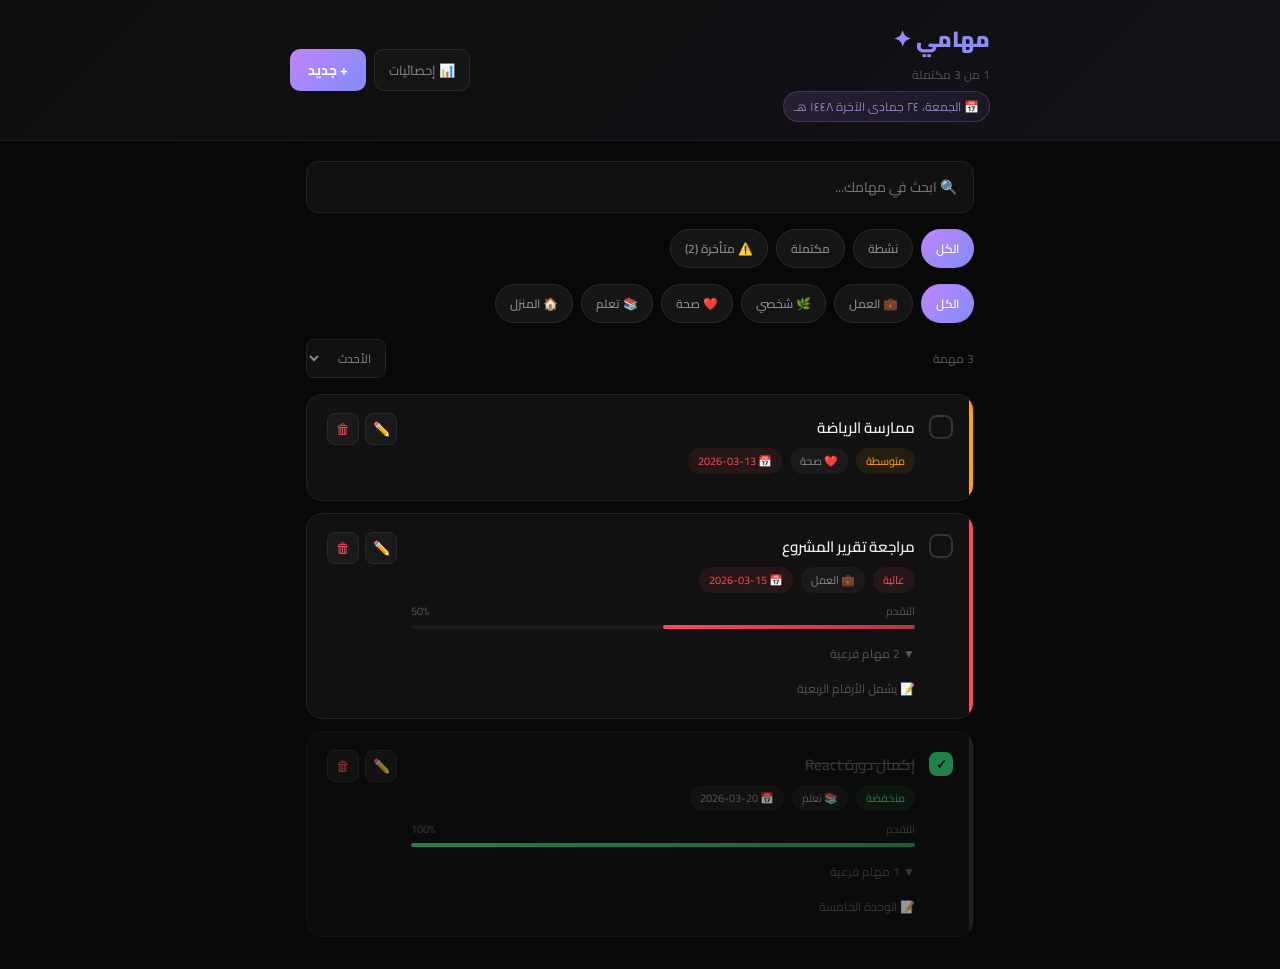
<file: index.html>
<!DOCTYPE html>
<html lang="ar" dir="rtl">
<head>
  <meta charset="UTF-8"/>
  <meta name="viewport" content="width=device-width, initial-scale=1.0"/>
  <title>مهامي ✦</title>
  <link href="https://fonts.googleapis.com/css2?family=Cairo:wght@400;600;700;900&display=swap" rel="stylesheet"/>
  <link rel="stylesheet" href="style.css"/>
</head>
<body>

<header>
  <div class="header-inner">
    <div>
      <div class="logo">مهامي ✦</div>
      <div class="header-sub" id="headerSub">0 من 0 مكتملة</div>
      <div class="date-badge" id="dateBadge">📅 ...</div>
    </div>
    <div class="header-btns">
      <button class="btn-stats" onclick="toggleView()">📊 إحصائيات</button>
      <button class="btn-new" onclick="openModal()">+ جديد</button>
    </div>
  </div>
</header>

<main>
  <!-- LIST VIEW -->
  <div id="listView">
    <input class="search-input" placeholder="🔍 ابحث في مهامك..." oninput="renderTasks()" id="searchInput"/>
    <div class="pills" id="filterPills">
      <button class="pill active" onclick="setFilter('all',this)">الكل</button>
      <button class="pill" onclick="setFilter('active',this)">نشطة</button>
      <button class="pill" onclick="setFilter('done',this)">مكتملة</button>
      <button class="pill" id="overdueBtn" onclick="setFilter('overdue',this)">⚠️ متأخرة</button>
    </div>
    <div class="pills" id="catPills">
      <button class="pill active" onclick="setCat('all',this)">الكل</button>
      <button class="pill" onclick="setCat('work',this)">💼 العمل</button>
      <button class="pill" onclick="setCat('personal',this)">🌿 شخصي</button>
      <button class="pill" onclick="setCat('health',this)">❤️ صحة</button>
      <button class="pill" onclick="setCat('learning',this)">📚 تعلم</button>
      <button class="pill" onclick="setCat('home',this)">🏠 المنزل</button>
    </div>
    <div class="sort-bar">
      <span id="taskCount">0 مهمة</span>
      <select class="sort-select" onchange="sortBy=this.value;renderTasks()">
        <option value="date">الأحدث</option>
        <option value="priority">الأولوية</option>
        <option value="due">الموعد</option>
      </select>
    </div>
    <div id="taskList"></div>
  </div>

  <!-- STATS VIEW -->
  <div id="statsView" style="display:none">
    <div class="stats-grid" id="statsGrid"></div>
    <div class="ring-card">
      <div class="ring-title">نسبة الإنجاز الكلية</div>
      <div class="ring-wrap">
        <svg width="140" height="140" viewBox="0 0 140 140">
          <circle cx="70" cy="70" r="56" fill="none" stroke="#1a1a1a" stroke-width="12"/>
          <circle id="ringCircle" cx="70" cy="70" r="56" fill="none"
            stroke="url(#grad)" stroke-width="12" stroke-linecap="round"
            transform="rotate(-90 70 70)"/>
          <defs>
            <linearGradient id="grad" x1="0%" y1="0%" x2="100%">
              <stop offset="0%" stop-color="#C084FC"/>
              <stop offset="100%" stop-color="#818CF8"/>
            </linearGradient>
          </defs>
        </svg>
        <div class="ring-pct" id="ringPct">0%</div>
      </div>
    </div>
    <div class="cat-card">
      <div class="cat-title">التوزيع حسب التصنيف</div>
      <div id="catStats"></div>
    </div>
  </div>
</main>

<!-- MODAL -->
<div class="modal-overlay" id="modalOverlay">
  <div class="modal">
    <div class="modal-header">
      <div class="modal-title" id="modalTitle">✨ مهمة جديدة</div>
      <button class="btn-close" onclick="closeModal()">✕</button>
    </div>
    <label class="form-label">
      <span>عنوان المهمة *</span>
      <input class="form-input" id="fTitle" placeholder="اكتب عنوان المهمة..."/>
    </label>
    <div class="form-grid">
      <label class="form-label" style="margin-bottom:0">
        <span>الأولوية</span>
        <select class="form-select" id="fPriority">
          <option value="high">🔴 عالية</option>
          <option value="medium" selected>🟡 متوسطة</option>
          <option value="low">🟢 منخفضة</option>
        </select>
      </label>
      <label class="form-label" style="margin-bottom:0">
        <span>التصنيف</span>
        <select class="form-select" id="fCategory">
          <option value="work">💼 العمل</option>
          <option value="personal">🌿 شخصي</option>
          <option value="health">❤️ صحة</option>
          <option value="learning">📚 تعلم</option>
          <option value="home">🏠 المنزل</option>
        </select>
      </label>
    </div>
    <label class="form-label">
      <span>تاريخ الاستحقاق</span>
      <input class="form-input" type="date" id="fDueDate" style="color-scheme:dark"/>
    </label>
    <label class="form-label">
      <span>ملاحظات</span>
      <textarea class="form-input form-textarea" id="fNotes" rows="3" placeholder="أضف ملاحظاتك هنا..."></textarea>
    </label>
    <div class="subtasks-area">
      <span>المهام الفرعية</span>
      <div id="subList"></div>
      <div class="add-sub-row">
        <input class="add-sub-input" id="subInput" placeholder="أضف مهمة فرعية..." onkeydown="if(event.key==='Enter')addSubtask()"/>
        <button class="btn-add-sub" onclick="addSubtask()">+</button>
      </div>
    </div>
    <div class="modal-footer">
      <button class="btn-cancel" onclick="closeModal()">إلغاء</button>
      <button class="btn-save" onclick="saveTask()" id="btnSave">إضافة المهمة ✨</button>
    </div>
  </div>
</div>

<!-- PRAISE POPUP -->
<div class="praise-overlay" id="praiseOverlay">
  <div class="praise-box">
    <div class="praise-emoji">🌚💜</div>
    <div class="praise-msg" id="praiseMsg"></div>
    <button class="praise-btn" onclick="closePraise()">إيلافيو كركم 🌚💜</button>
  </div>
</div>

<script src="app.js"></script>
</body>
</html>
</file>
<file: style.css>
*, *::before, *::after { box-sizing: border-box; margin: 0; padding: 0; }

body {
  background: #080808;
  color: #eee;
  font-family: 'Cairo', sans-serif;
  direction: rtl;
  min-height: 100vh;
}

/* HEADER */
header {
  background: linear-gradient(135deg, #0e0e0e, #121218);
  border-bottom: 1px solid #1a1a1a;
  padding: 18px 20px;
  position: sticky;
  top: 0;
  z-index: 100;
}
.header-inner {
  max-width: 700px;
  margin: 0 auto;
  display: flex;
  justify-content: space-between;
  align-items: center;
}
.logo {
  font-size: 22px;
  font-weight: 900;
  background: linear-gradient(135deg, #C084FC, #818CF8);
  -webkit-background-clip: text;
  -webkit-text-fill-color: transparent;
}
.header-sub { font-size: 12px; color: #555; margin-top: 3px; }
.date-badge {
  font-size: 12px;
  color: #9b7ec8;
  background: linear-gradient(135deg, #C084FC22, #818CF811);
  border: 1px solid #C084FC33;
  display: inline-block;
  padding: 3px 10px;
  border-radius: 20px;
  margin-top: 5px;
}
.header-btns { display: flex; gap: 8px; }
.btn-stats {
  background: #151515;
  border: 1px solid #2a2a2a;
  color: #888;
  padding: 8px 14px;
  border-radius: 10px;
  cursor: pointer;
  font-family: 'Cairo', sans-serif;
  font-size: 13px;
}
.btn-new {
  background: linear-gradient(135deg, #C084FC, #818CF8);
  border: none;
  color: #fff;
  padding: 8px 18px;
  border-radius: 10px;
  cursor: pointer;
  font-family: 'Cairo', sans-serif;
  font-size: 14px;
  font-weight: 700;
}

/* MAIN */
main { max-width: 700px; margin: 0 auto; padding: 20px 16px; }

/* SEARCH */
.search-input {
  width: 100%;
  background: #111;
  border: 1px solid #222;
  border-radius: 12px;
  padding: 12px 16px;
  color: #eee;
  font-size: 14px;
  font-family: 'Cairo', sans-serif;
  outline: none;
  margin-bottom: 16px;
  direction: rtl;
}

/* FILTER PILLS */
.pills { display: flex; gap: 8px; margin-bottom: 12px; overflow-x: auto; padding-bottom: 4px; }
.pill {
  background: #151515;
  border: 1px solid #2a2a2a;
  color: #888;
  padding: 7px 14px;
  border-radius: 20px;
  cursor: pointer;
  font-family: 'Cairo', sans-serif;
  font-size: 12px;
  font-weight: 600;
  white-space: nowrap;
  transition: all 0.2s;
}
.pill.active {
  background: linear-gradient(135deg, #C084FC, #818CF8);
  border-color: transparent;
  color: #fff;
}

/* SORT BAR */
.sort-bar { display: flex; justify-content: space-between; align-items: center; margin-bottom: 16px; }
.sort-bar span { font-size: 12px; color: #555; }
.sort-select {
  background: #111;
  border: 1px solid #222;
  color: #888;
  padding: 6px 10px;
  border-radius: 8px;
  font-family: 'Cairo', sans-serif;
  font-size: 12px;
  cursor: pointer;
}

/* TASK CARD */
.task-card {
  background: #111;
  border: 1px solid #222;
  border-radius: 16px;
  padding: 18px 20px;
  margin-bottom: 12px;
  position: relative;
  overflow: hidden;
  transition: opacity 0.3s;
}
.task-card.done { background: #0D0D0D; border-color: #1a1a1a; opacity: 0.6; }
.priority-bar { position: absolute; top: 0; right: 0; width: 4px; height: 100%; border-radius: 0 16px 16px 0; }
.task-body { display: flex; align-items: flex-start; gap: 14px; }
.checkbox {
  width: 24px; height: 24px;
  border-radius: 8px;
  border: 2px solid #333;
  background: transparent;
  cursor: pointer;
  flex-shrink: 0;
  margin-top: 2px;
  display: flex; align-items: center; justify-content: center;
  font-size: 13px; font-weight: 900; color: #000;
  transition: all 0.2s;
}
.task-content { flex: 1; min-width: 0; }
.task-title { font-size: 15px; font-weight: 600; color: #eee; display: block; margin-bottom: 6px; }
.task-title.done-text { text-decoration: line-through; color: #555; }
.tags { display: flex; gap: 8px; flex-wrap: wrap; margin-bottom: 8px; }
.tag { font-size: 11px; padding: 3px 10px; border-radius: 20px; background: #1a1a1a; color: #888; }
.tag.overdue { background: #FF475715; color: #FF4757; }

/* PROGRESS */
.progress-wrap { margin-bottom: 8px; }
.progress-label { display: flex; justify-content: space-between; margin-bottom: 4px; font-size: 11px; color: #555; }
.progress-track { height: 4px; background: #1a1a1a; border-radius: 4px; }
.progress-fill { height: 100%; border-radius: 4px; transition: width 0.4s ease; }

/* SUBTASKS */
.subtasks-toggle { background: none; border: none; color: #555; font-size: 12px; cursor: pointer; padding: 0; margin-bottom: 4px; font-family: 'Cairo', sans-serif; }
.subtasks-list { border-top: 1px solid #1a1a1a; padding-top: 10px; margin-top: 6px; }
.subtask-item { display: flex; align-items: center; gap: 10px; margin-bottom: 8px; }
.sub-check {
  width: 18px; height: 18px; border-radius: 5px;
  border: 2px solid #333; background: transparent;
  cursor: pointer; flex-shrink: 0;
  display: flex; align-items: center; justify-content: center;
  font-size: 10px; font-weight: 900; color: #000;
}
.sub-text { font-size: 13px; color: #999; }
.sub-text.done-text { text-decoration: line-through; color: #444; }
.task-notes { font-size: 12px; color: #555; margin-top: 8px; }

/* CARD ACTIONS */
.card-actions { display: flex; gap: 6px; flex-shrink: 0; }
.btn-icon { background: #1a1a1a; border: 1px solid #2a2a2a; color: #888; width: 32px; height: 32px; border-radius: 8px; cursor: pointer; font-size: 14px; }
.btn-icon.danger { color: #FF4757; }

/* EMPTY STATE */
.empty { text-align: center; padding: 60px 20px; color: #444; }
.empty .emoji { font-size: 48px; margin-bottom: 16px; }
.empty p { font-size: 16px; }

/* STATS */
.stats-grid { display: grid; grid-template-columns: 1fr 1fr; gap: 12px; margin-bottom: 20px; }
.stat-card { background: #111; border: 1px solid #1a1a1a; border-radius: 16px; padding: 18px 20px; }
.stat-icon { font-size: 28px; margin-bottom: 8px; }
.stat-val { font-size: 32px; font-weight: 900; }
.stat-label { font-size: 12px; color: #666; margin-top: 4px; }
.ring-card { background: #111; border: 1px solid #1a1a1a; border-radius: 20px; padding: 24px; margin-bottom: 16px; text-align: center; }
.ring-title { color: #888; font-size: 13px; margin-bottom: 20px; }
.ring-wrap { position: relative; display: inline-block; }
.ring-pct { position: absolute; inset: 0; display: flex; align-items: center; justify-content: center; font-size: 28px; font-weight: 900; color: #eee; }
.cat-card { background: #111; border: 1px solid #1a1a1a; border-radius: 20px; padding: 20px; }
.cat-title { color: #888; font-size: 13px; margin-bottom: 16px; }
.cat-row { margin-bottom: 14px; }
.cat-row-label { display: flex; justify-content: space-between; margin-bottom: 6px; font-size: 13px; color: #aaa; }
.cat-row-count { font-size: 12px; color: #666; }
.cat-track { height: 6px; background: #1a1a1a; border-radius: 4px; }
.cat-fill { height: 100%; background: linear-gradient(90deg, #C084FC, #818CF8); border-radius: 4px; transition: width 0.5s; }

/* MODAL */
.modal-overlay {
  display: none; position: fixed; inset: 0;
  background: rgba(0,0,0,0.85);
  z-index: 200; align-items: center; justify-content: center;
  padding: 20px; backdrop-filter: blur(4px);
}
.modal-overlay.open { display: flex; }
.modal { background: #0e0e0e; border: 1px solid #222; border-radius: 24px; padding: 28px; width: 100%; max-width: 480px; max-height: 90vh; overflow-y: auto; }
.modal-header { display: flex; justify-content: space-between; align-items: center; margin-bottom: 24px; }
.modal-title { font-size: 20px; color: #eee; font-weight: 700; }
.btn-close { background: #1a1a1a; border: 1px solid #333; color: #888; width: 32px; height: 32px; border-radius: 8px; cursor: pointer; font-size: 16px; }
.form-label { display: block; margin-bottom: 16px; }
.form-label span { font-size: 12px; color: #666; display: block; margin-bottom: 6px; }
.form-input, .form-select, .form-textarea {
  width: 100%; background: #151515; border: 1px solid #2a2a2a;
  border-radius: 10px; padding: 12px 14px; color: #eee;
  font-size: 14px; font-family: 'Cairo', sans-serif; outline: none; direction: rtl;
}
.form-textarea { resize: none; }
.form-grid { display: grid; grid-template-columns: 1fr 1fr; gap: 14px; margin-bottom: 16px; }
.subtasks-area { margin-bottom: 24px; }
.subtasks-area > span { font-size: 12px; color: #666; display: block; margin-bottom: 8px; }
.subtask-row { display: flex; align-items: center; gap: 8px; background: #151515; border-radius: 8px; padding: 8px 12px; margin-bottom: 6px; }
.subtask-row span { flex: 1; color: #999; font-size: 13px; }
.btn-remove { background: none; border: none; color: #FF4757; cursor: pointer; font-size: 18px; }
.add-sub-row { display: flex; gap: 8px; }
.add-sub-input { flex: 1; background: #151515; border: 1px solid #2a2a2a; border-radius: 10px; padding: 10px 12px; color: #eee; font-size: 13px; font-family: 'Cairo', sans-serif; outline: none; direction: rtl; }
.btn-add-sub { background: #1a1a1a; border: 1px solid #333; color: #888; padding: 10px 16px; border-radius: 10px; cursor: pointer; font-size: 18px; }
.modal-footer { display: flex; gap: 10px; }
.btn-cancel { flex: 1; background: #1a1a1a; border: 1px solid #333; color: #888; padding: 12px; border-radius: 12px; cursor: pointer; font-family: 'Cairo', sans-serif; font-size: 14px; }
.btn-save { flex: 2; background: linear-gradient(135deg, #C084FC, #818CF8); border: none; color: #fff; padding: 12px; border-radius: 12px; cursor: pointer; font-family: 'Cairo', sans-serif; font-size: 14px; font-weight: 700; }

/* PRAISE POPUP */
.praise-overlay {
  display: none;
  position: fixed;
  inset: 0;
  background: rgba(0,0,0,0.75);
  z-index: 500;
  align-items: center;
  justify-content: center;
  backdrop-filter: blur(6px);
}
.praise-overlay.open { display: flex; }
.praise-box {
  background: #0e0e0e;
  border: 1px solid #C084FC44;
  border-radius: 28px;
  padding: 40px 32px;
  text-align: center;
  max-width: 300px;
  width: 90%;
  box-shadow: 0 0 60px #C084FC22;
}
.praise-emoji {
  font-size: 52px;
  margin-bottom: 16px;
}
.praise-msg {
  font-size: 20px;
  font-weight: 700;
  color: #eee;
  font-family: 'Cairo', sans-serif;
  margin-bottom: 28px;
  line-height: 1.6;
}
.praise-btn {
  background: linear-gradient(135deg, #C084FC, #818CF8);
  border: none;
  color: #fff;
  padding: 12px 40px;
  border-radius: 50px;
  font-size: 15px;
  font-family: 'Cairo', sans-serif;
  font-weight: 700;
  cursor: pointer;
  box-shadow: 0 4px 20px #C084FC44;
}
</file>
